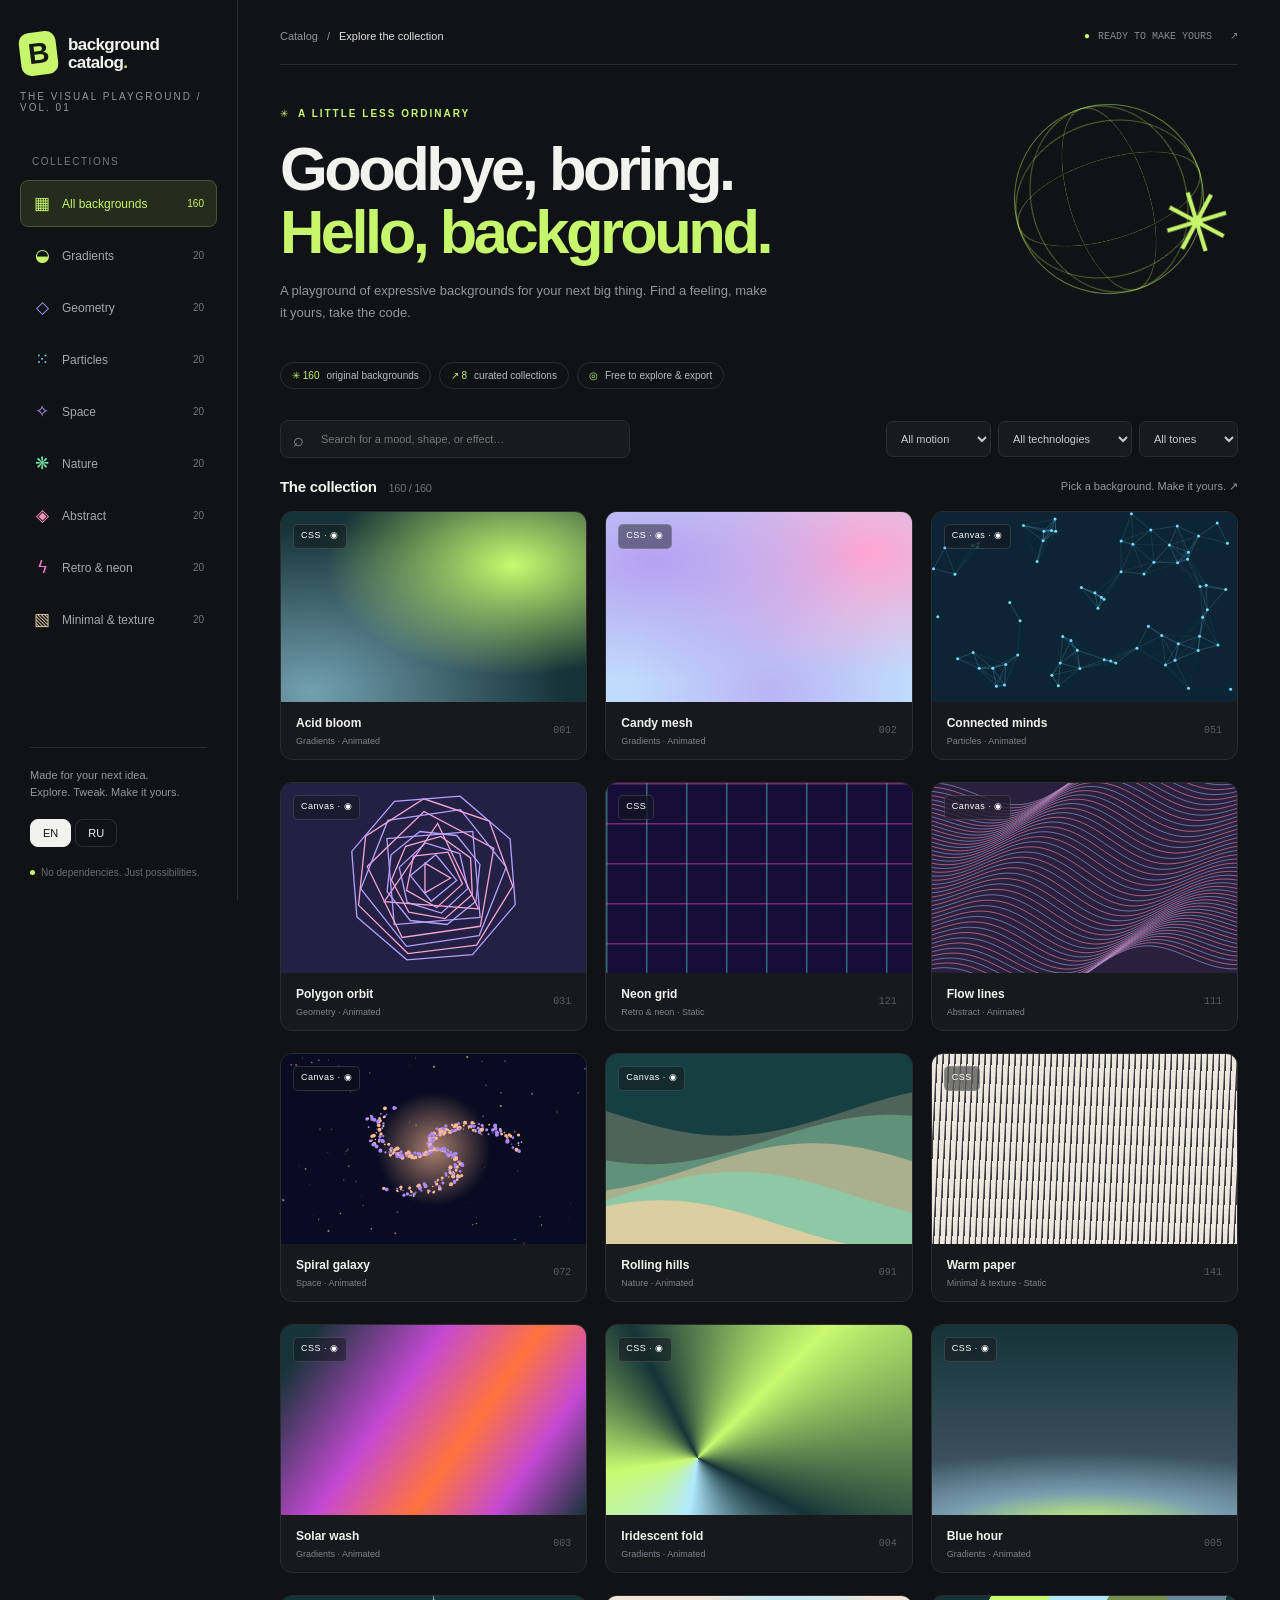
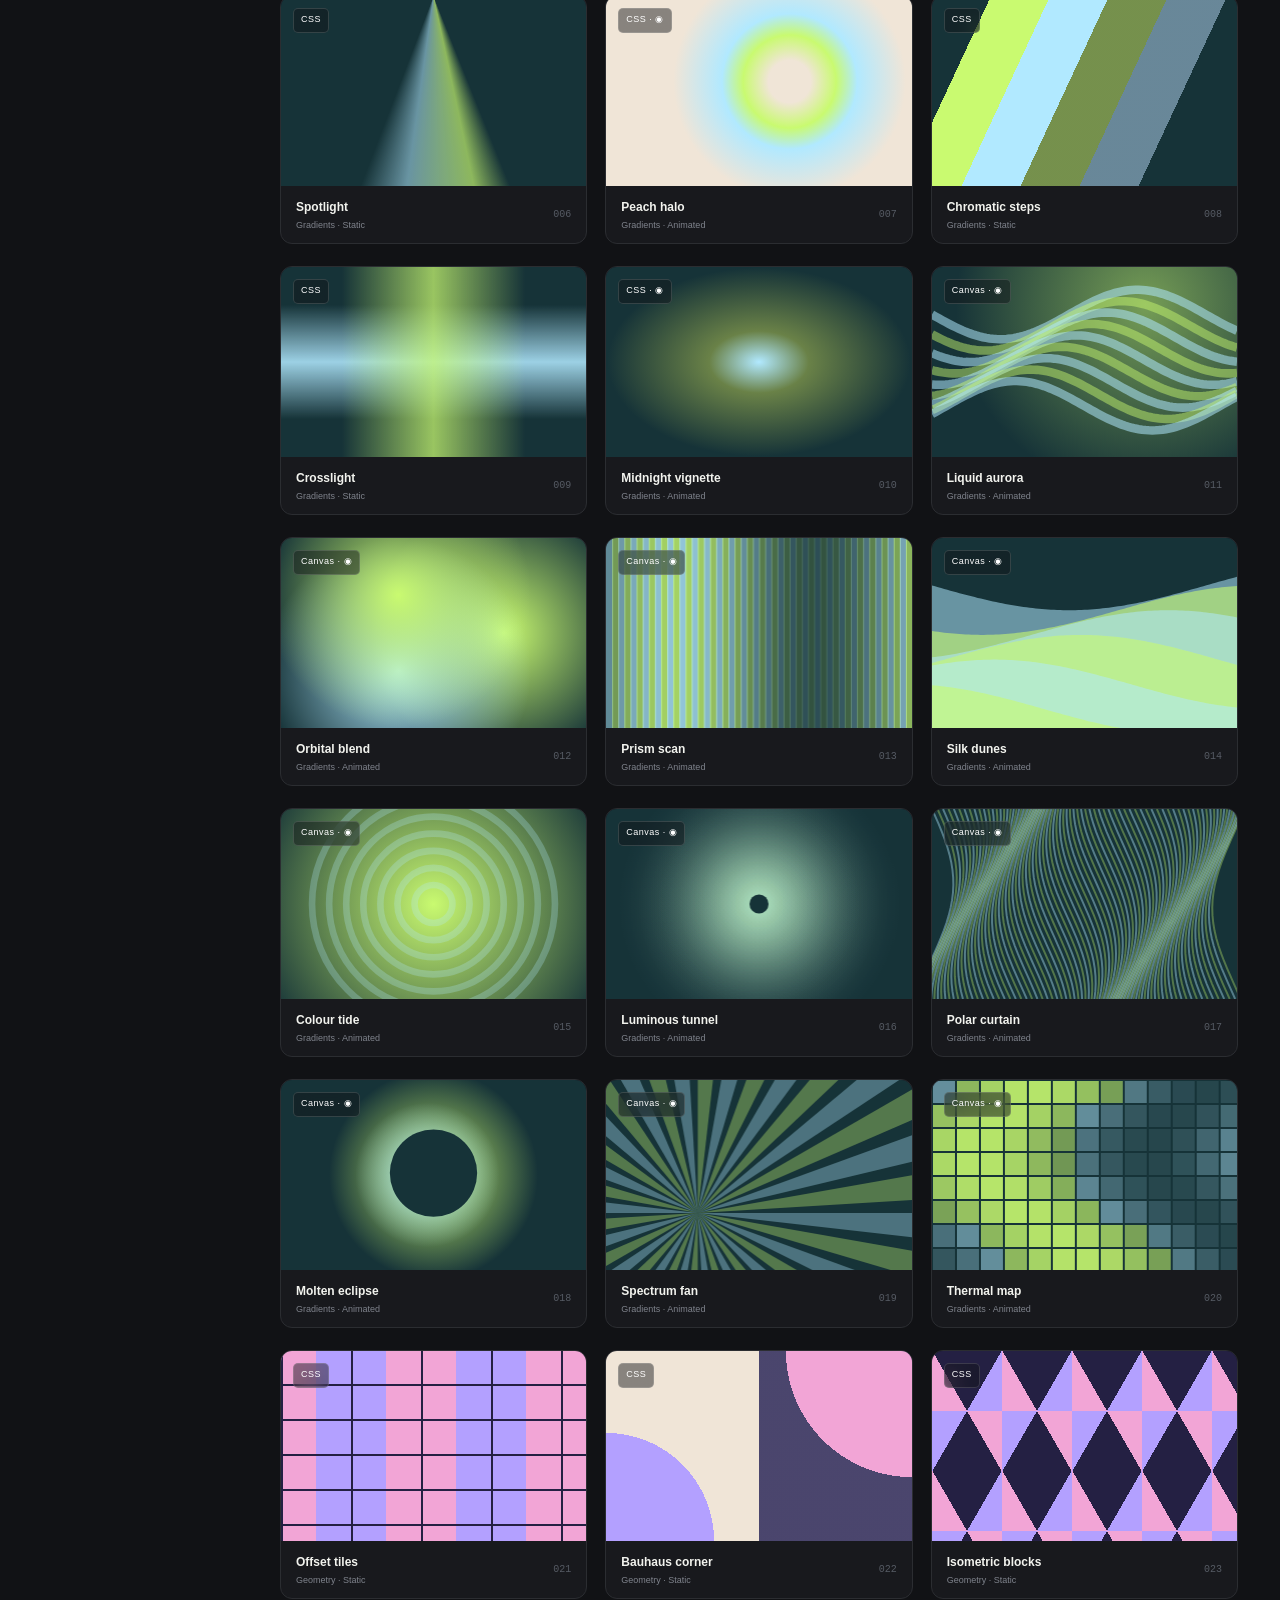
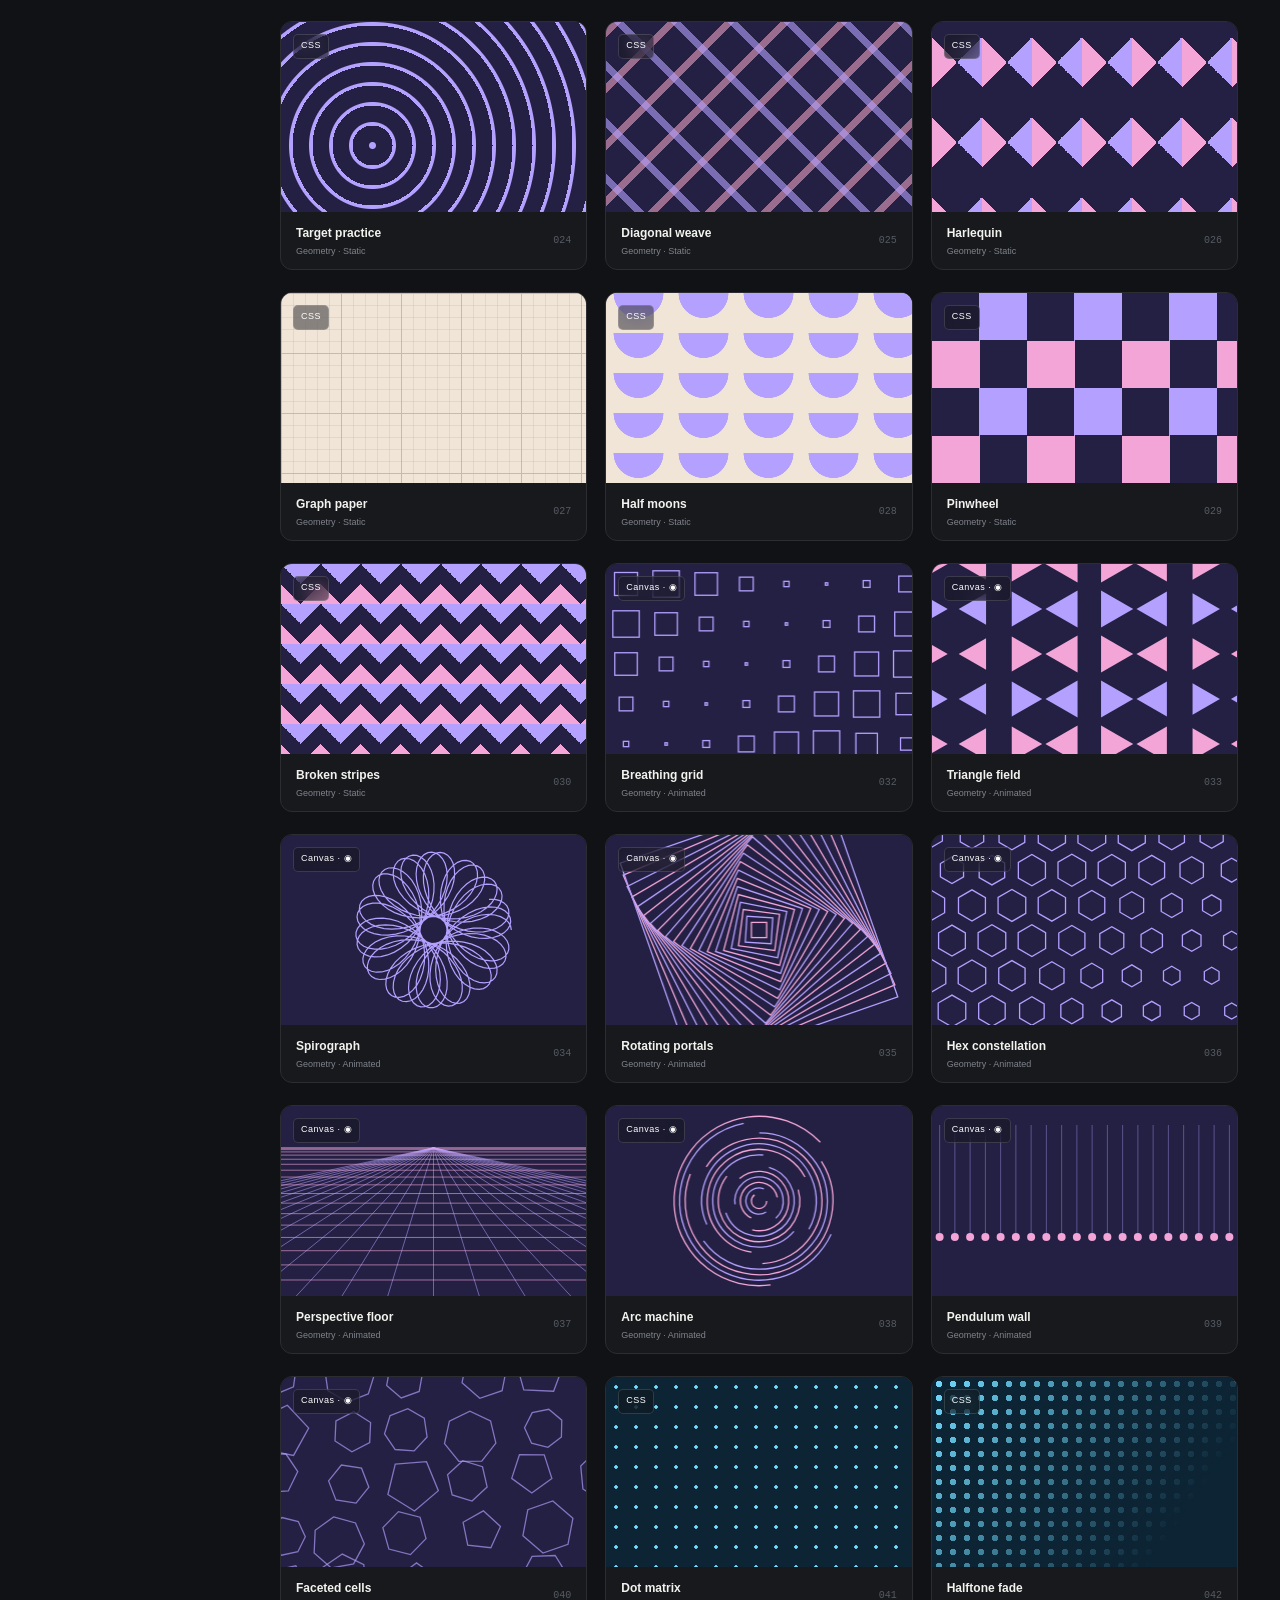
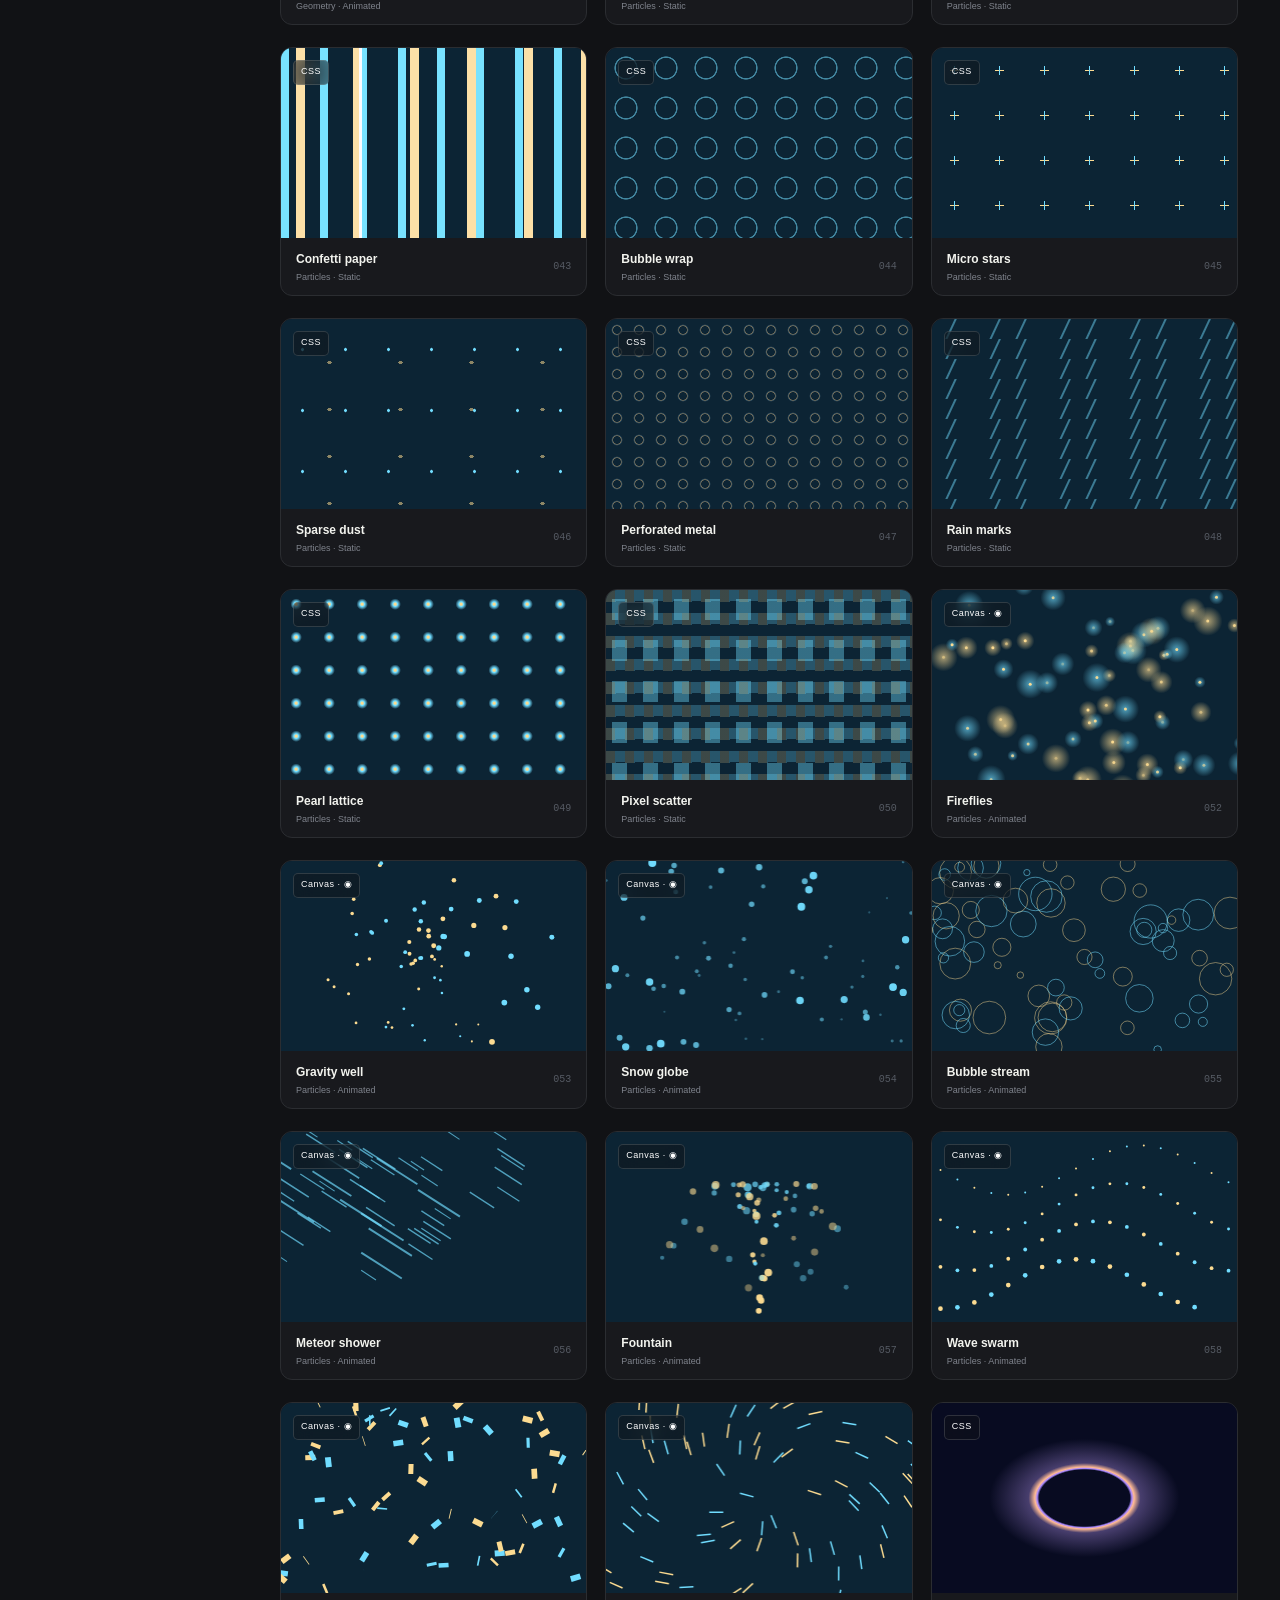
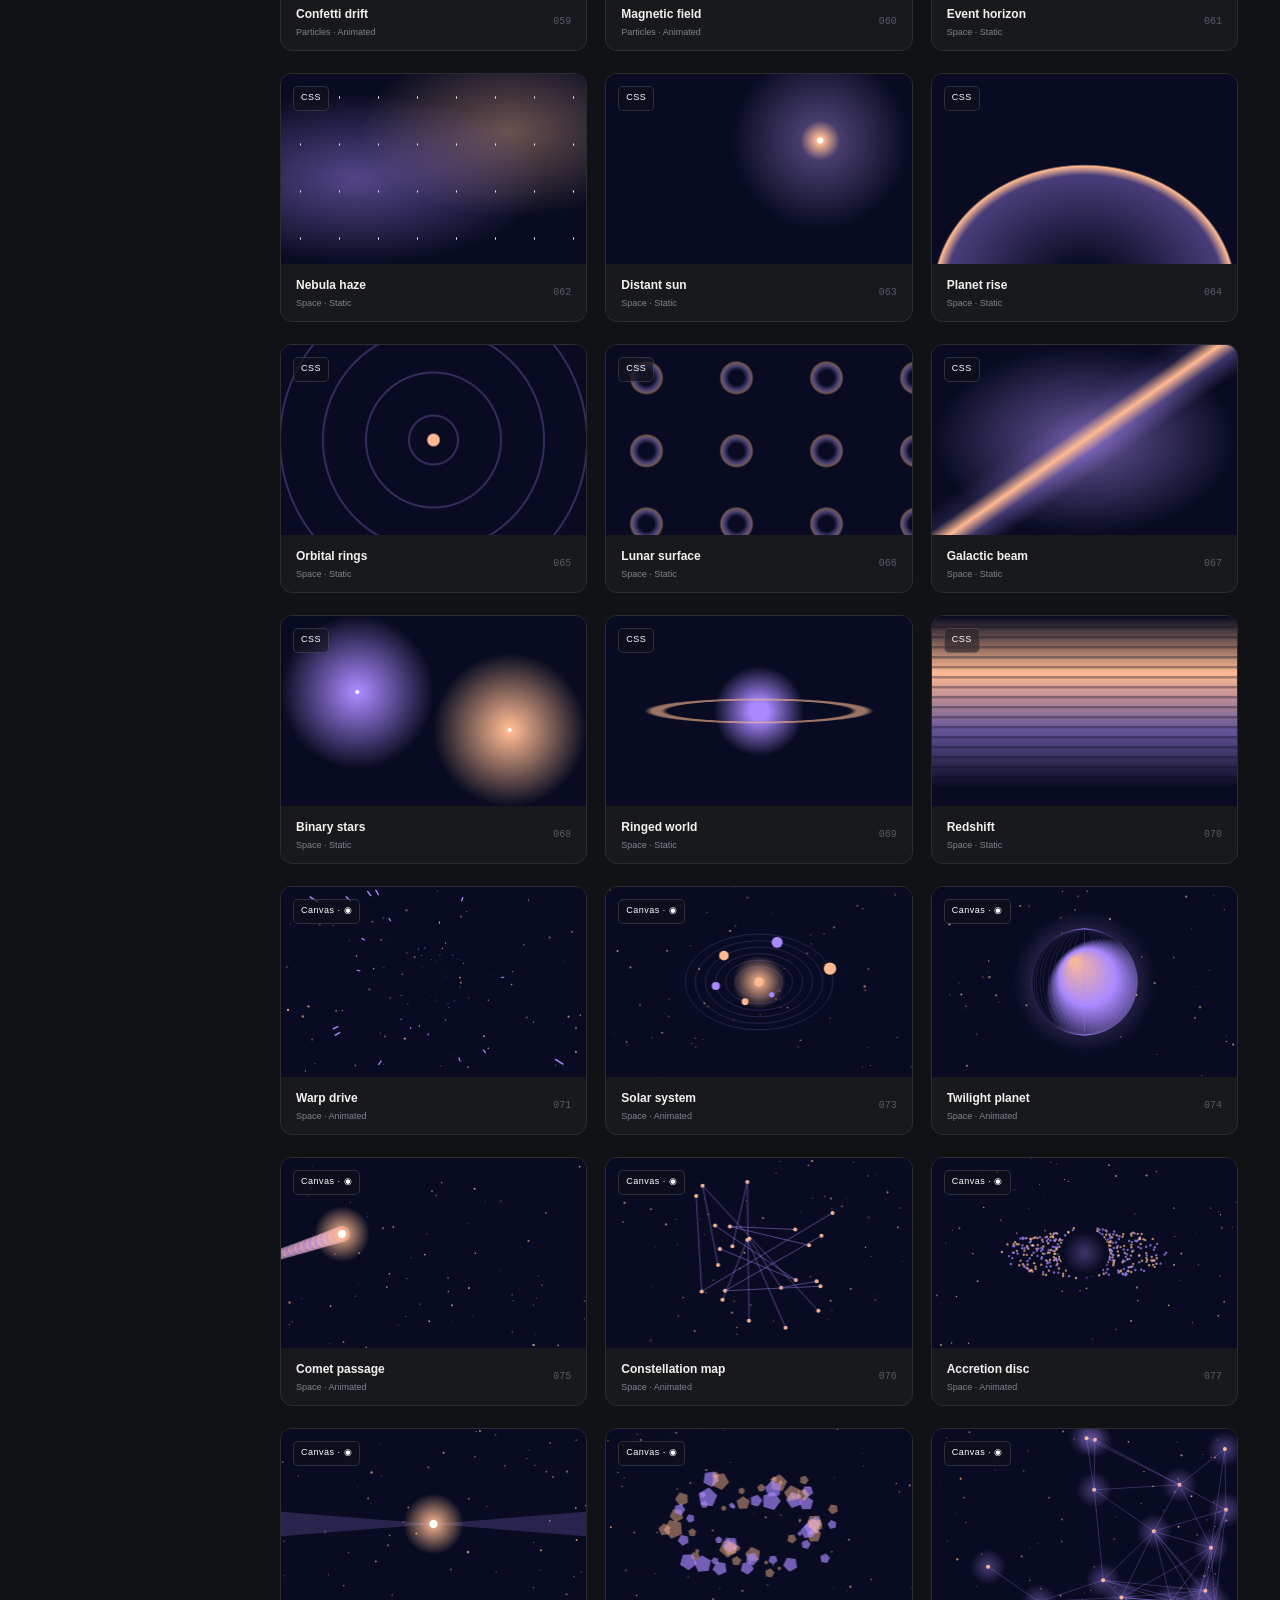
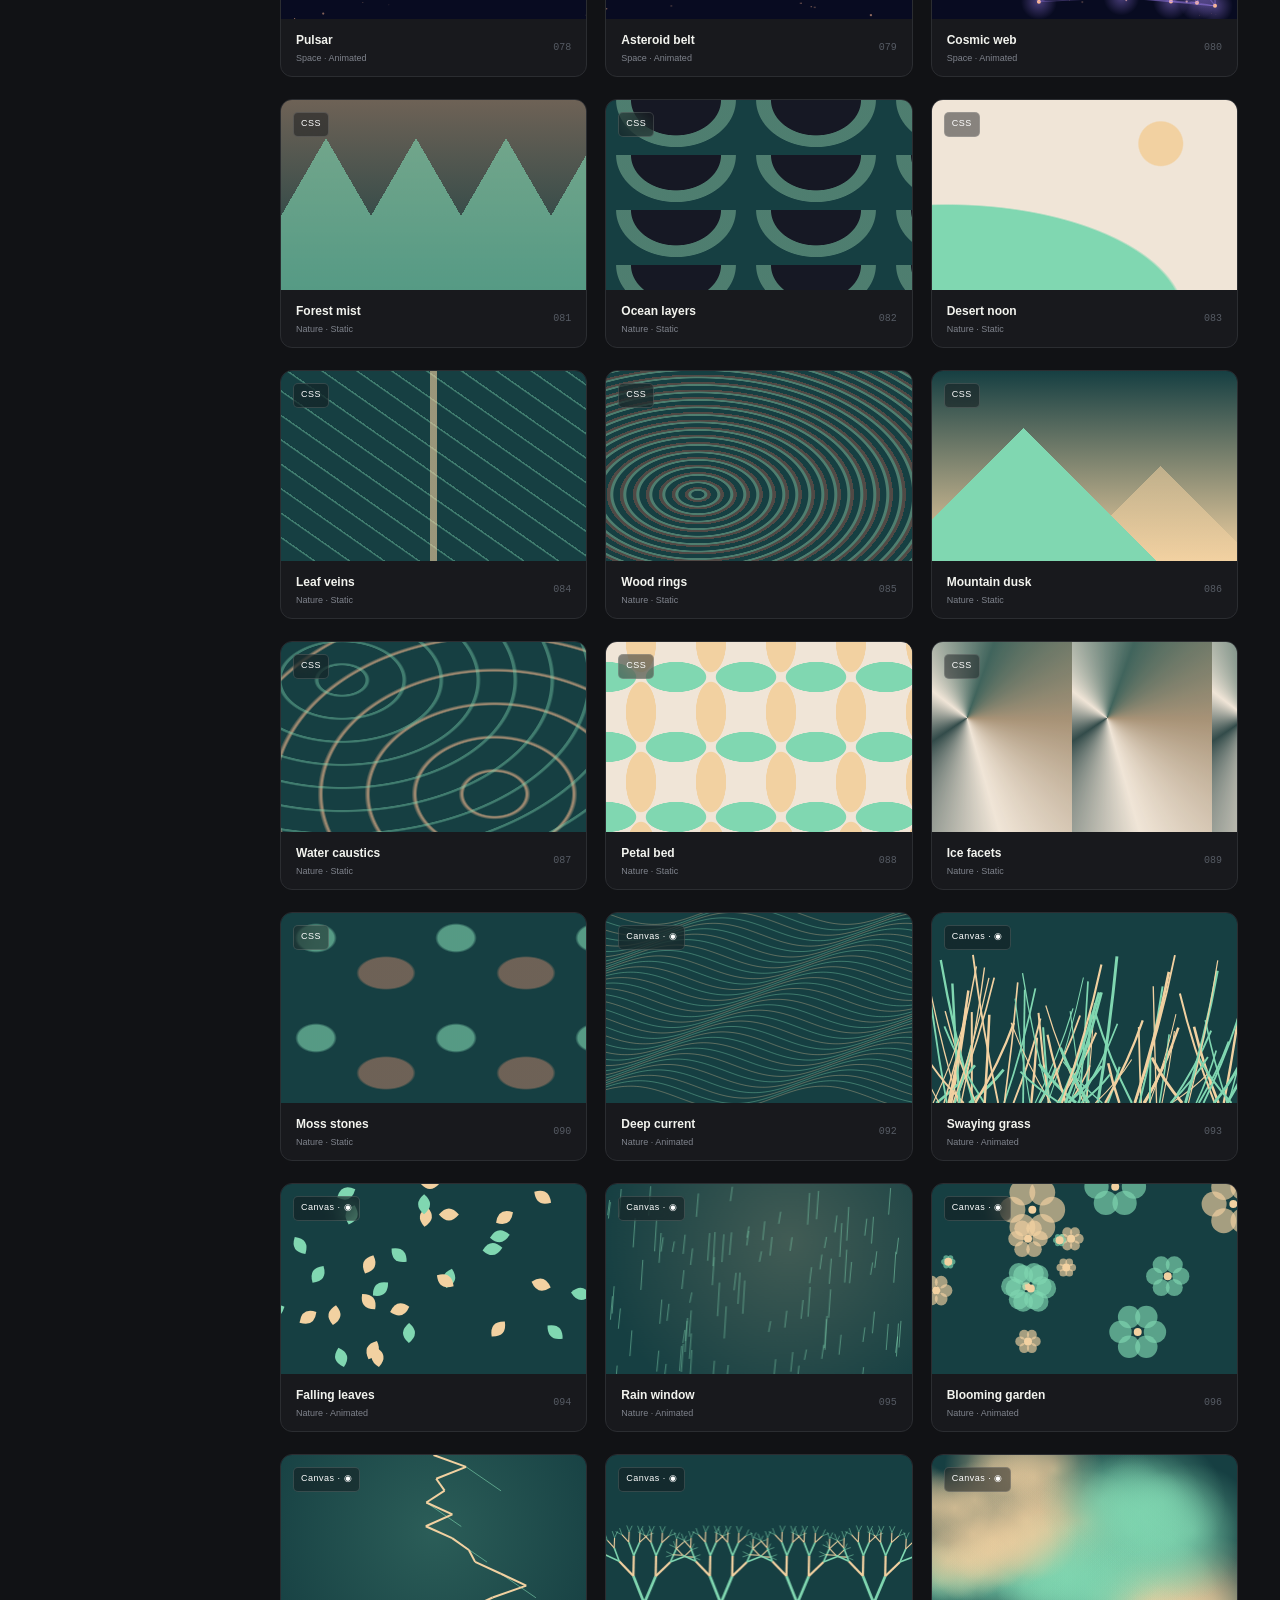
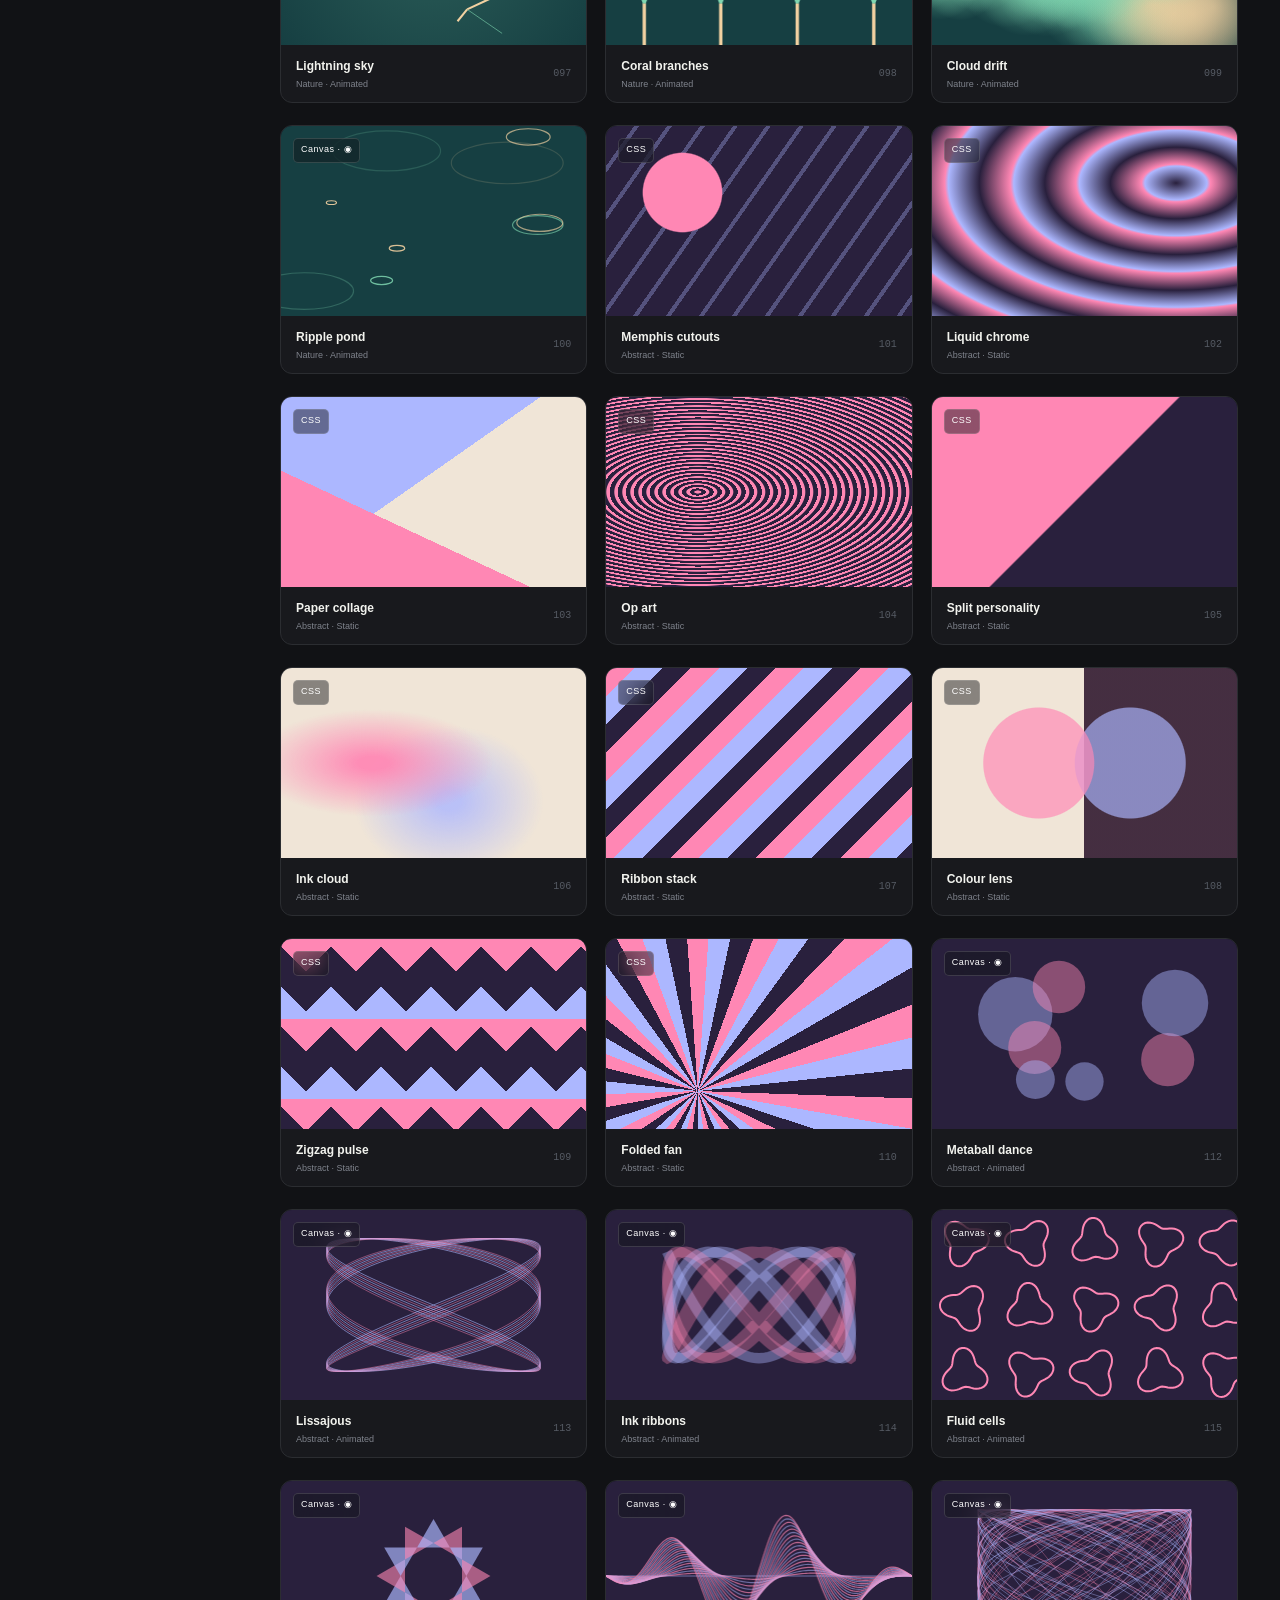
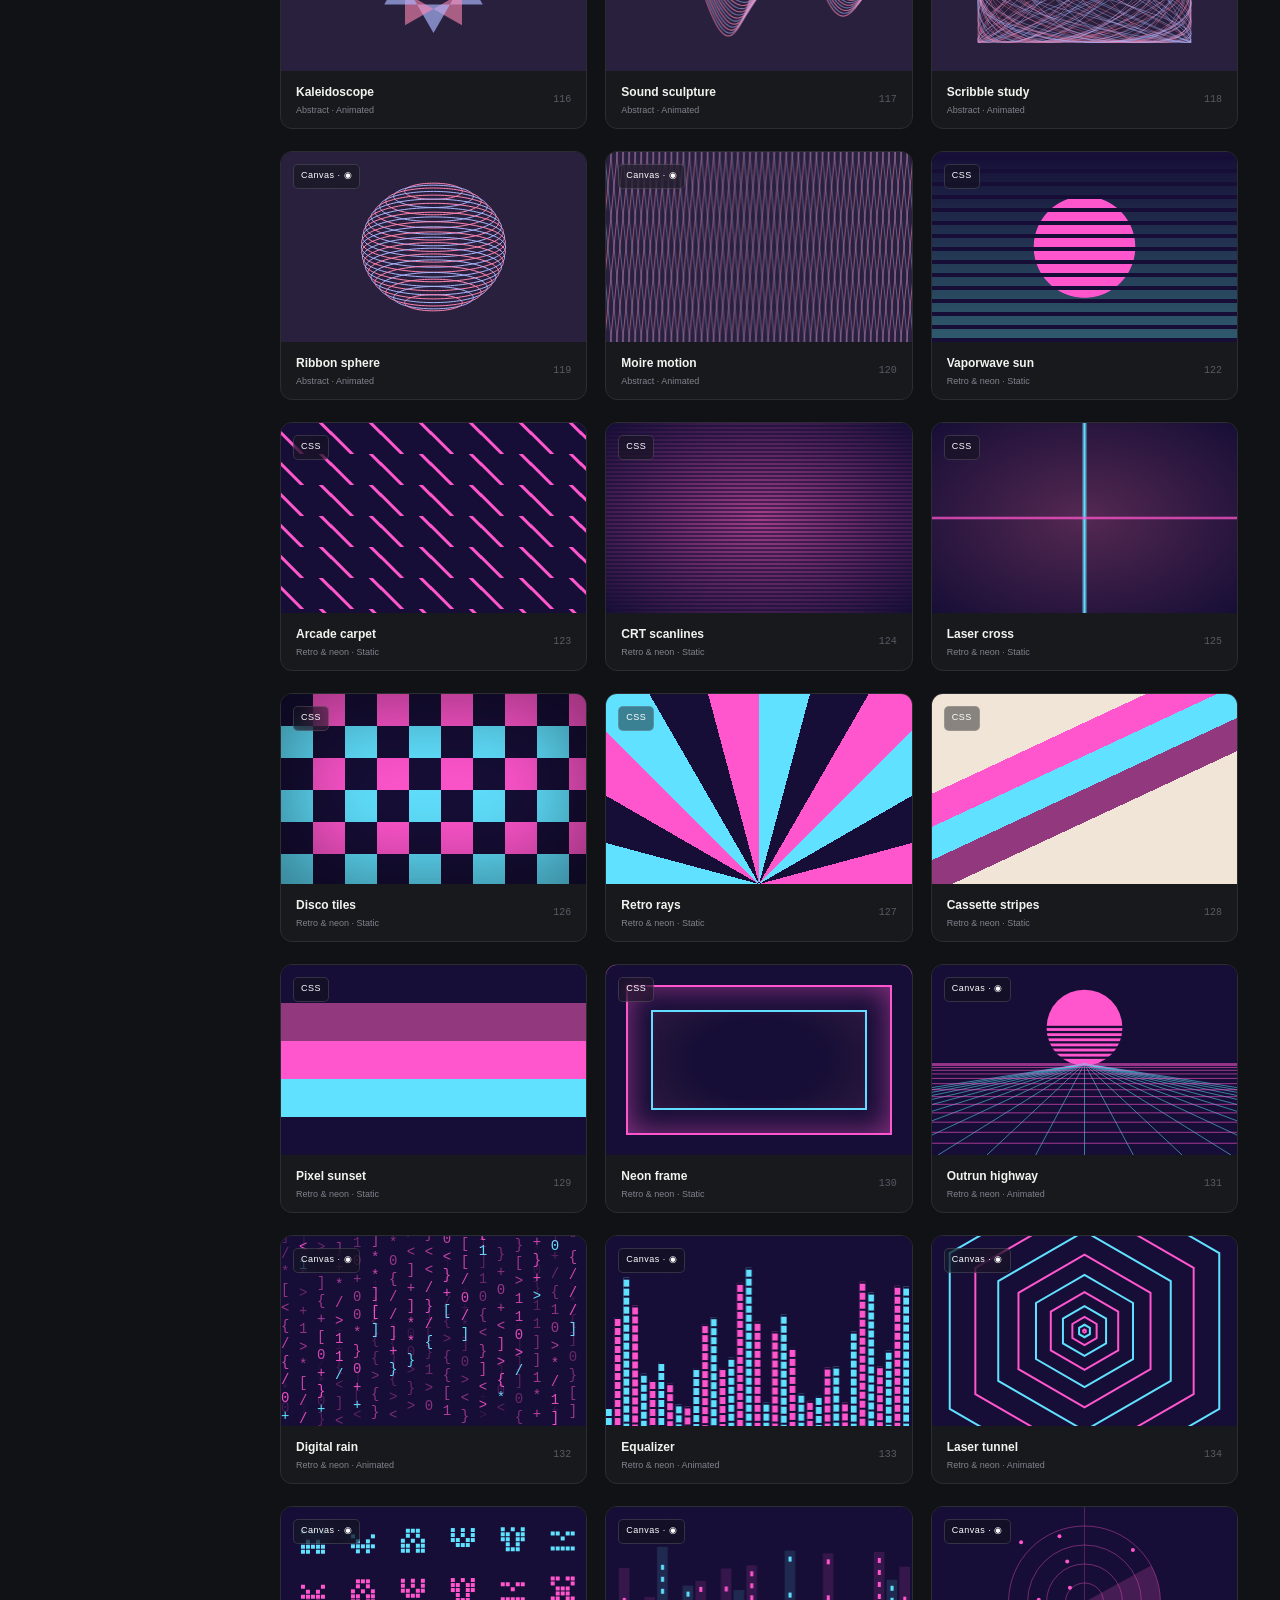
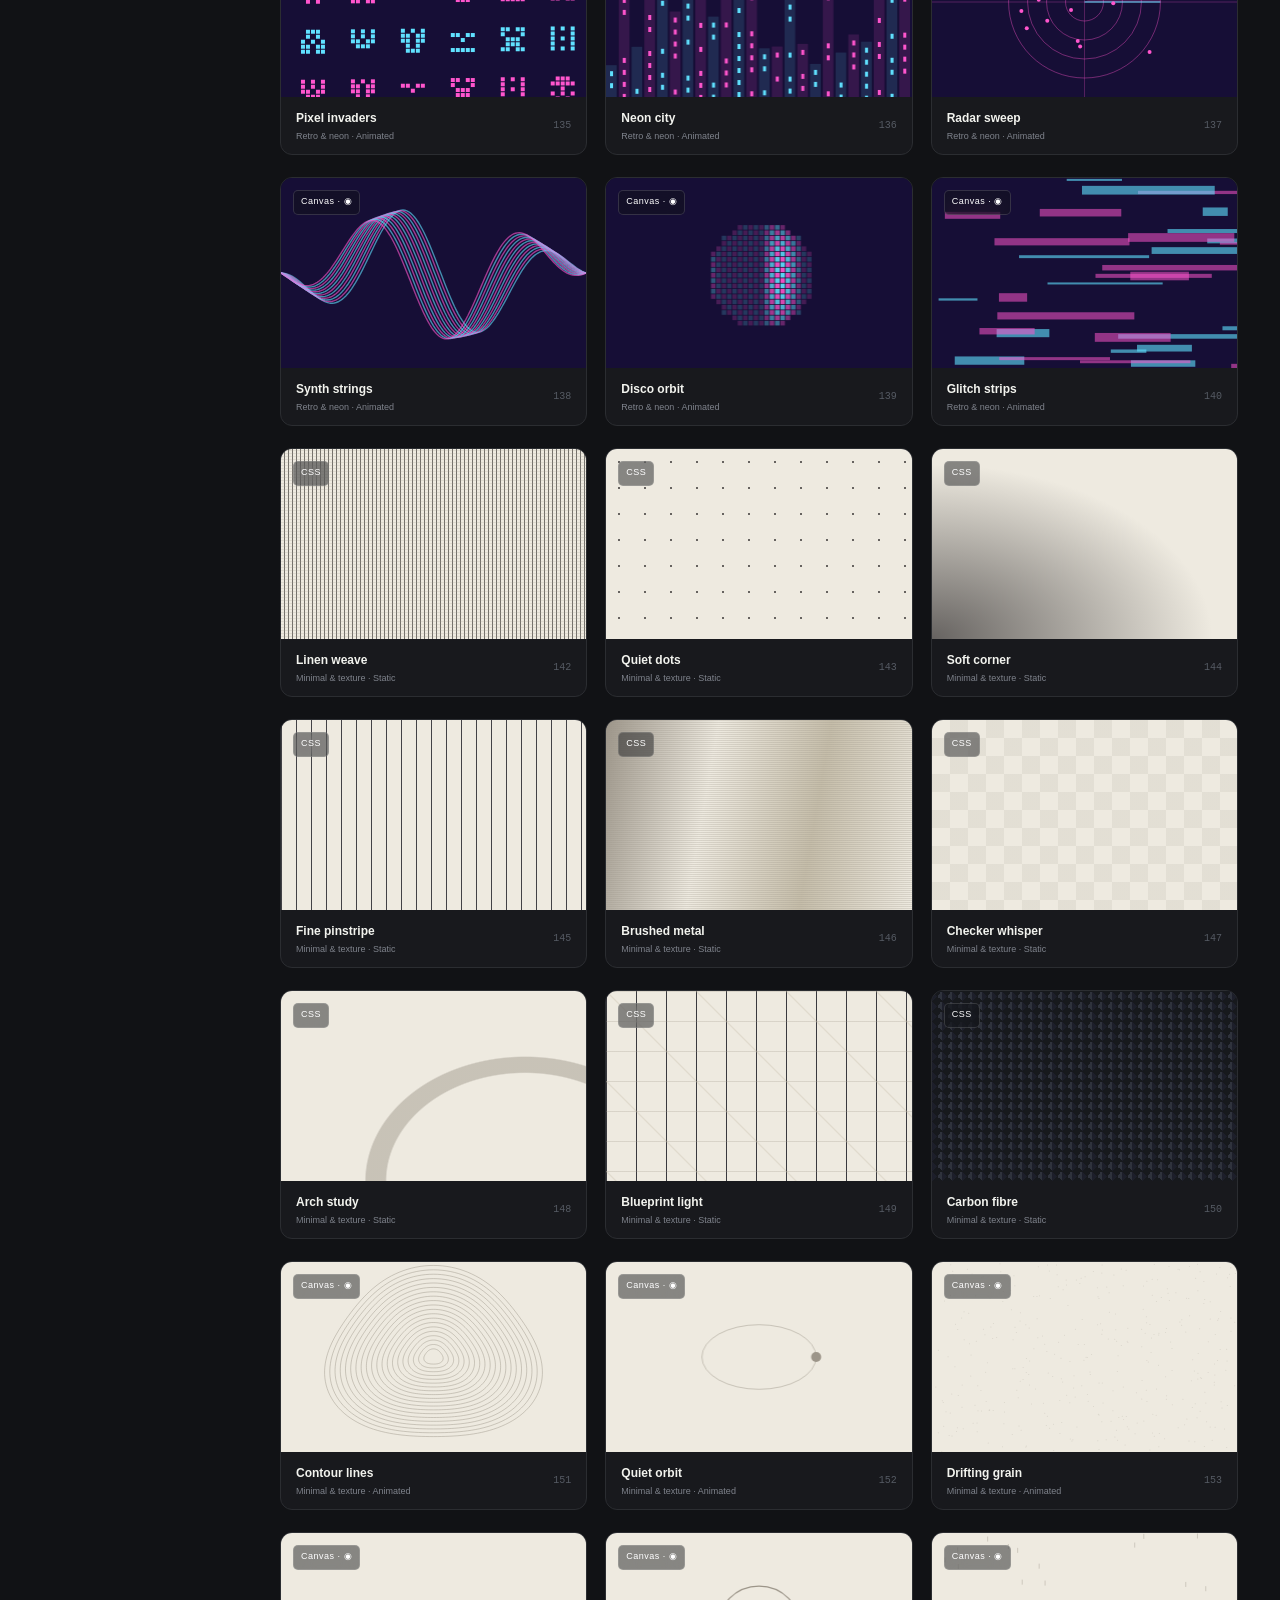
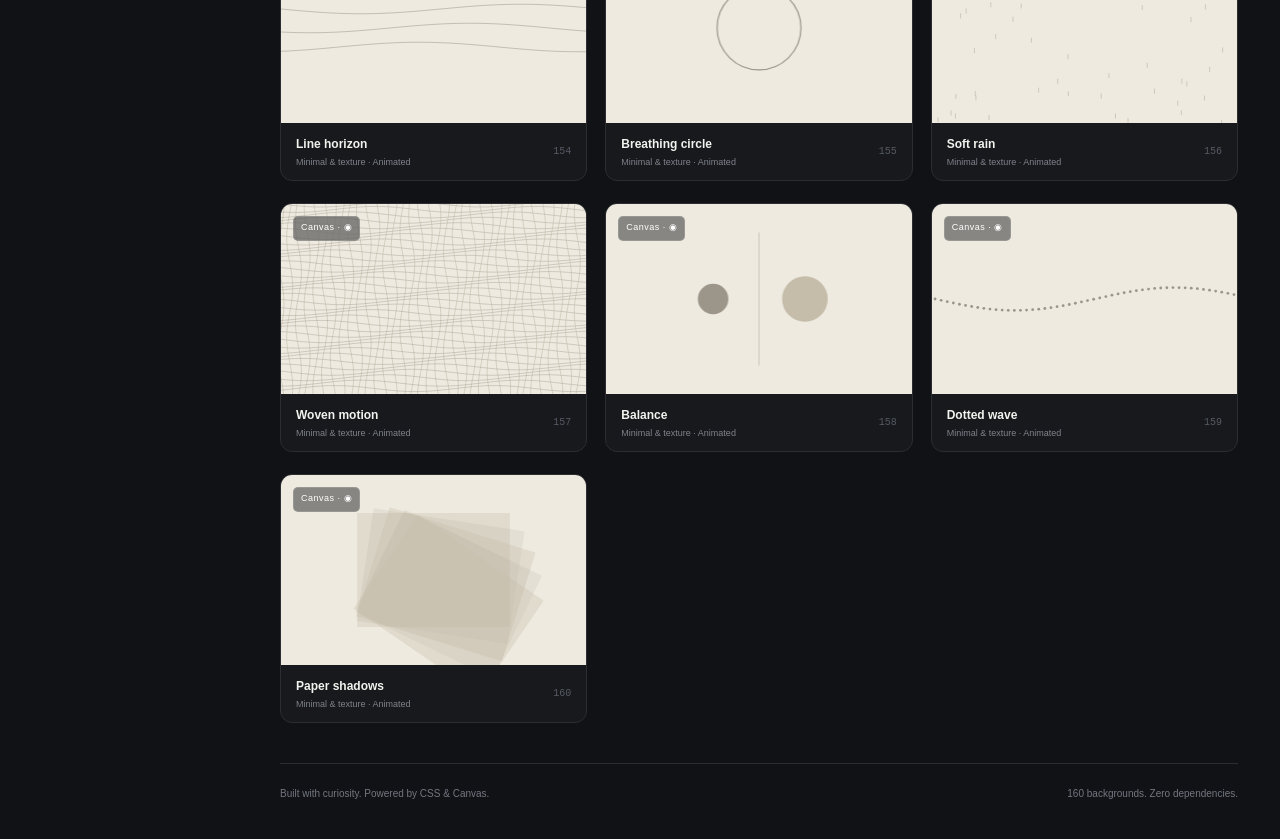
<file: index.html>
<!doctype html>
<html lang="en"><head><meta charset="utf-8"><meta name="viewport" content="width=device-width, initial-scale=1"><meta name="theme-color" content="#111215"><meta name="description" content="160 expressive backgrounds. Explore, customize and export standalone CSS and Canvas creations."><title>Background Catalog</title><link rel="icon" href="data:image/svg+xml,%3Csvg xmlns='http://www.w3.org/2000/svg' viewBox='0 0 40 40'%3E%3Crect width='40' height='40' rx='12' fill='%23c6f66b'/%3E%3Ctext x='8' y='30' font-size='30' font-family='Arial' font-weight='bold'%3EB%3C/text%3E%3C/svg%3E"><link rel="stylesheet" href="styles.css"><script src="catalog.js" defer></script><script src="engine.js" defer></script><script src="app.js" defer></script></head><body><a class="skip" href="#main">Skip to content / К содержимому</a><aside class="sidebar" id="sidebar"></aside><main id="main" tabindex="-1"></main><div class="toast" id="toast" role="status"></div></body></html>
</file>
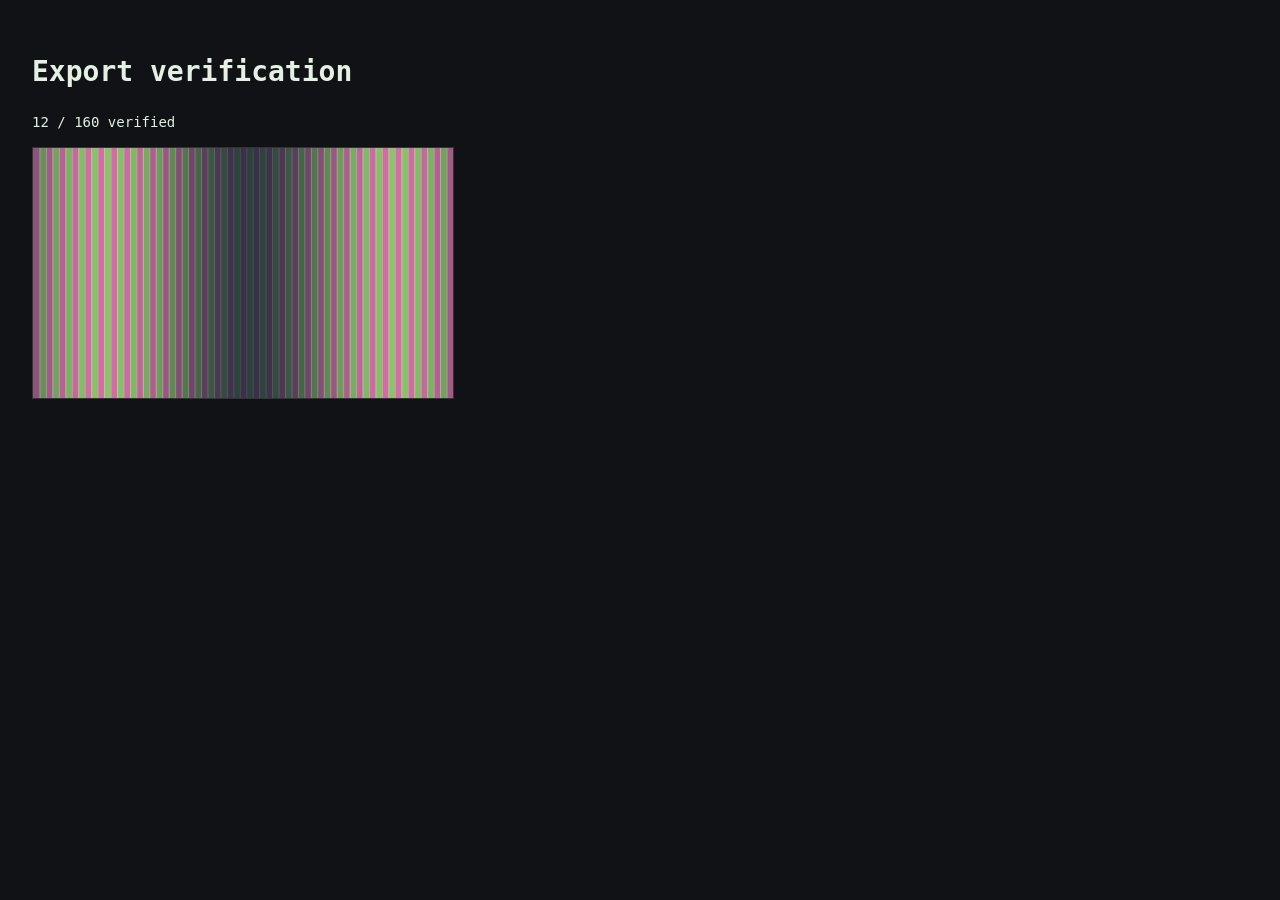
<file: tests/engine.html>
<!doctype html><html lang="en"><meta charset="utf-8"><title>Background Catalog — engine verification</title><style>body{background:#111215;color:#e4f0e4;font:14px/1.5 monospace;padding:24px}iframe{width:420px;height:250px;border:1px solid #333}pre{white-space:pre-wrap}.pass{color:#c6f66b}.fail{color:#ff719c}</style><h1>Export verification</h1><p id="status">Running 160 independent exports…</p><div id="frame"></div><pre id="result"></pre><script src="../catalog.js"></script><script src="../engine.js"></script><script src="verify.js"></script></html>
</file>
<file: styles.css>
:root{color-scheme:dark;--bg:#111215;--panel:#191a1e;--line:#2b2d31;--muted:#94969f;--ink:#f2f3ee;--accent:#c6f66b;font-family:Arial,Helvetica,sans-serif;font-synthesis:none}*{box-sizing:border-box}body{margin:0;background:var(--bg);color:var(--ink)}button,input,select{font:inherit}button,a,input,select{-webkit-tap-highlight-color:transparent}button,a{touch-action:manipulation}button{cursor:pointer}button:disabled{cursor:default;opacity:.4}a{color:inherit;text-decoration:none}button:focus-visible,a:focus-visible,input:focus-visible,select:focus-visible{outline:2px solid var(--accent);outline-offset:5px}button{color:inherit}button,input,select{border:1px solid var(--line);background:var(--panel)}button{border-radius:8px;padding:10px 14px}button:hover{border-color:#71747b}.sidebar{position:fixed;inset:0 auto 0 0;width:238px;border-right:1px solid var(--line);padding:32px 20px 22px;display:flex;flex-direction:column;z-index:20;background:var(--bg)}.brand{display:flex;align-items:center;gap:11px;font-weight:800;font-size:17px;line-height:1.04;letter-spacing:-.6px}.brandmark{display:grid;place-items:center;width:37px;height:43px;border-radius:10px;background:var(--accent);color:#151713;font-size:29px;font-weight:900;transform:rotate(-7deg)}.edition{font-size:10px;letter-spacing:2px;color:var(--muted);margin:16px 0 43px}.nav-label{font-size:10px;letter-spacing:1.5px;color:#777a84;padding:0 12px;margin-bottom:13px}.nav-list{display:grid;gap:5px}.nav-item{display:flex;align-items:center;gap:11px;padding:12px;border:1px solid transparent;border-radius:8px;font-size:12px;color:#a6a8b1;transition:.2s}.nav-item .count{margin-left:auto;font-size:10px;color:#737781}.nav-item:hover{background:#1c1e23;color:white}.nav-item.active{background:#252c1d;border-color:#475334;color:var(--accent)}.nav-item.active .count{color:var(--accent)}.nav-symbol{width:18px;text-align:center;font-size:17px;color:var(--cat)}.sidebar-bottom{margin-top:auto;padding:30px 10px 0}.sidebar-note{border-top:1px solid var(--line);padding-top:19px;color:var(--muted);font-size:11px;line-height:1.6}.language{display:flex;gap:4px;margin-top:17px}.language button{font-size:11px;padding:7px 12px;background:transparent}.language button.active{background:var(--ink);color:var(--bg);border-color:var(--ink)}.sidebar-foot{margin-top:20px;display:flex;align-items:center;gap:6px;font-size:10px;color:#686c75}.dot{width:5px;height:5px;background:var(--accent);border-radius:50%}main{margin-left:238px;padding:30px 42px 40px;max-width:2000px}.topbar{display:flex;align-items:center;justify-content:space-between;border-bottom:1px solid var(--line);padding-bottom:22px;gap:20px}.breadcrumb{font-size:11px;color:var(--muted);display:flex;gap:9px;align-items:center}.breadcrumb strong{color:#e0e1dd;font-weight:400}.topmeta{font-family:monospace;font-size:10px;color:#858992;white-space:nowrap}.topmeta i{font-style:normal;color:var(--accent);margin-right:8px}.hero{position:relative;overflow:hidden;min-height:270px;padding:43px 0 35px}.eyebrow{font-size:10px;letter-spacing:2px;font-weight:600;color:var(--accent);display:flex;align-items:center;gap:8px}.hero h1{font-size:clamp(42px,4.8vw,76px);line-height:1.02;letter-spacing:-3.5px;margin:19px 0 17px;max-width:760px;font-weight:800}.hero h1 em{font-style:normal;color:var(--accent)}.hero p{font-size:13px;line-height:1.7;color:var(--muted);max-width:490px;margin:0}.hero-art{position:absolute;right:34px;top:39px;width:190px;height:190px;transform:rotate(-17deg);pointer-events:none}.hero-art i{position:absolute;inset:0;border:1px solid #c6f66b75;border-radius:50%}.hero-art i:nth-child(2){transform:rotateY(35deg)}.hero-art i:nth-child(3){transform:rotateY(65deg)}.hero-art i:nth-child(4){transform:rotateX(35deg)}.hero-art i:nth-child(5){transform:rotateX(65deg)}.hero-art:after{content:'✳';position:absolute;right:-17px;bottom:4px;font-size:84px;color:var(--accent);line-height:1}.collection-strip{display:flex;gap:8px;margin:2px 0 31px;flex-wrap:wrap}.chip{display:flex;align-items:center;gap:7px;border:1px solid var(--line);border-radius:100px;padding:7px 11px;font-size:10px;color:#b9bcc3}.chip b{font-weight:400;color:var(--accent)}.toolbar{display:flex;justify-content:space-between;align-items:center;gap:12px;margin-bottom:19px}.search{position:relative;flex:1;max-width:350px}.search span{position:absolute;left:13px;top:10px;color:var(--muted);font-size:18px}.search input{width:100%;border-radius:8px;padding:12px 13px 12px 40px;font-size:11px;color:var(--ink)}.filters{display:flex;gap:7px;flex-wrap:wrap}.filters select{padding:10px 24px 10px 10px;border-radius:7px;font-size:11px;color:#c8cad0;max-width:165px}.results-bar{display:flex;align-items:center;justify-content:space-between;margin:20px 0 16px;font-size:11px;color:var(--muted)}.results-bar h2{color:var(--ink);font-size:15px;letter-spacing:-.3px;margin:0}.results-bar h2 span{font-weight:400;color:#6f737c;margin-left:8px;font-size:11px}.grid{display:grid;grid-template-columns:repeat(3,minmax(0,1fr));gap:22px 18px;perspective:1200px}.card{display:block;border:1px solid var(--line);border-radius:12px;overflow:hidden;background:#18191d;transition:transform .18s,border-color .2s,box-shadow .2s;animation:appear .45s both;animation-delay:calc(var(--order)*22ms)}.card:hover{border-color:var(--cat);box-shadow:0 0 0 1px color-mix(in srgb,var(--cat) 18%,transparent),0 18px 28px #0004;z-index:1}.thumb{height:190px;position:relative;overflow:hidden;background:#161824}.scene{position:absolute;inset:0;overflow:hidden;isolation:isolate}.scene canvas{width:100%;height:100%;display:block}.card-top{position:absolute;inset:12px 12px auto;z-index:2;display:flex;justify-content:space-between;pointer-events:none}.badge{font-size:9px;letter-spacing:.5px;background:#12141977;border:1px solid #ffffff24;backdrop-filter:blur(10px);padding:5px 7px;border-radius:5px;color:white}.card-arrow{width:25px;height:25px;border-radius:50%;display:grid;place-items:center;background:#f6f8ed;color:#161713;font-size:15px;opacity:0;transform:translate(-4px,4px);transition:.2s}.card:hover .card-arrow,.card:focus-visible .card-arrow{opacity:1;transform:none}.card-body{padding:14px 15px 13px;display:flex;align-items:center;justify-content:space-between;gap:8px}.card-body h3{font-size:12px;margin:0 0 6px;font-weight:600}.card-body p{font-size:9px;margin:0;color:#7f838c}.card-body .index{font-family:monospace;font-size:10px;color:#565b64}.footer{margin-top:40px;padding:24px 0 0;border-top:1px solid var(--line);display:flex;justify-content:space-between;color:#737781;font-size:10px;gap:20px}.empty{grid-column:1/-1;text-align:center;padding:70px 15px;border:1px dashed var(--line);border-radius:12px}.empty h3{font-size:24px}.empty p{color:var(--muted);font-size:13px}.detail-heading{display:flex;align-items:flex-start;justify-content:space-between;gap:24px;margin:30px 0 23px}.detail-heading h1{font-size:42px;letter-spacing:-1.8px;margin:10px 0}.detail-heading p{font-size:13px;line-height:1.6;color:var(--muted);max-width:650px;margin:0}.detail-number{font-size:64px;font-weight:800;color:#2c3035;letter-spacing:-5px}.preview-wrap{border:1px solid #3c4047;border-radius:15px;overflow:hidden;background:#080b14;position:relative}.preview{height:410px;position:relative;overflow:hidden}.preview-overlay{position:absolute;inset:0;display:flex;flex-direction:column;align-items:center;justify-content:center;pointer-events:none;text-align:center;padding:30px;z-index:1;color:white;text-shadow:0 2px 25px #0009}.preview-overlay small{font-family:monospace;letter-spacing:4px;font-size:10px}.preview-overlay strong{font-size:clamp(35px,5vw,70px);letter-spacing:-3px;line-height:1.03;margin-top:18px}.preview-overlay span{font-size:11px;margin-top:19px;letter-spacing:1px}.preview-controls{position:absolute;bottom:15px;left:15px;right:15px;display:flex;justify-content:space-between;gap:8px;z-index:3}.preview-controls>div{display:flex;gap:7px}.preview-controls button{font-size:11px;background:#13151bb0;backdrop-filter:blur(12px);border-color:#ffffff28;padding:9px 11px;color:white}.preview-wrap:fullscreen{border:none;border-radius:0}.preview-wrap:fullscreen .preview{height:100vh}.settings{display:flex;gap:22px;align-items:center;padding:19px 20px;background:#191b20;flex-wrap:wrap}.setting{display:flex;gap:10px;align-items:center;font-size:11px;color:#b8bbc3}.setting input[type=color]{width:27px;height:27px;padding:0;border:0;background:none;cursor:pointer;border-radius:50%;overflow:hidden}.setting input[type=color]::-webkit-color-swatch-wrapper{padding:0}.setting input[type=color]::-webkit-color-swatch{border:0;border-radius:50%}.setting input[type=range]{width:100px;accent-color:var(--accent)}.setting output{font-family:monospace;font-size:10px;min-width:28px}.settings .reset{margin-left:auto;background:none;font-size:10px;padding:7px 10px}.detail-bottom{display:grid;grid-template-columns:minmax(0,1fr) 270px;gap:24px;margin-top:26px}.code-panel{border:1px solid var(--line);border-radius:12px;overflow:hidden;min-width:0}.code-toolbar{display:flex;align-items:center;justify-content:space-between;background:#1c1e24;padding:10px 13px;gap:10px}.tabs{display:flex;gap:5px}.tabs button{font-family:monospace;border:0;background:transparent;font-size:11px;color:var(--muted);padding:8px 11px}.tabs button.active{background:#30343c;color:white}.copy{font-size:10px;background:#252831;padding:7px 10px}.code-panel pre{margin:0;padding:23px;max-height:340px;min-height:220px;overflow:auto;background:#16181d;color:#bed2df;font:11px/1.8 Consolas,monospace;tab-size:2}.guide h2{font-size:16px;margin:3px 0 17px}.guide ol{padding-left:22px;color:var(--muted);font-size:12px;line-height:1.7}.guide li{padding:0 0 12px 5px}.guide li::marker{color:var(--accent)}.download{background:var(--accent);color:#141711;border-color:var(--accent);font-weight:700;font-size:12px;width:100%;padding:14px}.guide-note{font-size:10px;color:#777d88;line-height:1.6;margin-top:13px}.related-title{font-size:18px;letter-spacing:-.5px;margin:35px 0 18px}.toast{position:fixed;bottom:25px;left:50%;transform:translate(-50%,20px);padding:12px 20px;border-radius:10px;border:1px solid #4e5940;background:#242e20;color:#d6f3c1;z-index:100;opacity:0;transition:.2s;pointer-events:none;font-size:12px}.toast.show{opacity:1;transform:translate(-50%,0)}.skip{position:fixed;top:-80px;left:15px;background:var(--accent);color:#111;padding:13px;z-index:100}.skip:focus{top:15px}.error-page{padding:80px 0}.back{background:none;font-size:11px;border:0;padding:0;color:var(--muted)}@keyframes appear{from{opacity:0;transform:translateY(12px)}to{opacity:1;transform:translateY(0)}}
@media(min-width:1550px){.grid{grid-template-columns:repeat(4,minmax(0,1fr))}.thumb{height:215px}.hero-art{right:80px}.hero h1{font-size:76px}}
@media(max-width:1180px){main{padding:26px}.sidebar{width:210px;padding:27px 14px}main{margin-left:210px}.hero-art{width:135px;height:135px;right:10px;top:65px;opacity:.65}.hero h1{font-size:55px;max-width:550px}.thumb{height:158px}.toolbar{align-items:stretch;flex-direction:column}.search{max-width:none}.filters select{flex:1;max-width:none}.detail-bottom{grid-template-columns:minmax(0,1fr) 235px}.settings{gap:14px}}
@media(max-width:850px){.grid{grid-template-columns:repeat(2,minmax(0,1fr))}.hero-art{display:none}.hero h1{font-size:50px}.detail-bottom{grid-template-columns:1fr}.guide{max-width:none}.guide ol{display:flex;gap:24px}.guide li{flex:1}.download{max-width:300px}.detail-heading h1{font-size:33px}.detail-number{font-size:48px}.topmeta{display:none}}
@media(max-width:600px){.sidebar{position:relative;width:100%;padding:19px 18px 13px;border-right:0;border-bottom:1px solid var(--line);display:block}.brand{font-size:15px}.brandmark{width:29px;height:33px;font-size:25px}.edition,.nav-label,.sidebar-note,.sidebar-foot{display:none}.sidebar-bottom{position:absolute;right:15px;top:15px;padding:0}.language{margin:0}.nav-list{display:flex;overflow-x:auto;gap:5px;margin-top:20px;scrollbar-width:none;padding:2px 0}.nav-item{white-space:nowrap;padding:9px 10px;font-size:11px}.nav-item .count{display:none}.nav-symbol{font-size:14px;width:15px}main{margin-left:0;padding:20px 18px 28px}.topbar{padding-bottom:17px}.hero{min-height:0;padding:31px 0 25px}.hero h1{font-size:clamp(33px,9.5vw,43px);letter-spacing:-1.8px;margin:18px 0}.hero p{font-size:12px}.eyebrow{font-size:9px}.collection-strip{margin-bottom:22px;gap:5px}.chip{font-size:9px;padding:6px 8px}.grid{gap:13px 10px}.thumb{height:155px}.card-body{padding:12px 10px}.card-body h3{font-size:11px}.card-body p{font-size:8px}.card-body .index{display:none}.badge{font-size:8px}.card-top{inset:9px 9px auto}.card-arrow{display:none}.filters{gap:5px}.filters select{font-size:10px;min-width:0;padding-left:7px;padding-right:13px;width:30%}.results-bar{margin-top:18px}.results-bar h2{font-size:13px}.results-bar>span{font-size:9px}.footer{font-size:9px;line-height:1.6}.detail-heading{margin-top:25px;gap:10px}.detail-heading h1{font-size:32px}.detail-heading p{font-size:12px}.detail-number{font-size:32px;letter-spacing:-2px}.preview{height:380px}.preview-overlay strong{font-size:45px;letter-spacing:-2px}.preview-controls{left:10px;right:10px;bottom:10px}.preview-controls button{font-size:10px;padding:8px}.settings{padding:16px 12px;gap:17px}.setting{font-size:10px;gap:7px}.setting input[type=range]{width:82px}.settings .reset{margin-left:0}.guide ol{display:block}.code-panel pre{padding:16px}.related-title{font-size:16px}.preview-overlay small{letter-spacing:2px}}
@media(prefers-reduced-motion:reduce){*,*:before,*:after{animation:none!important;transition:none!important;scroll-behavior:auto!important}}
</file>
